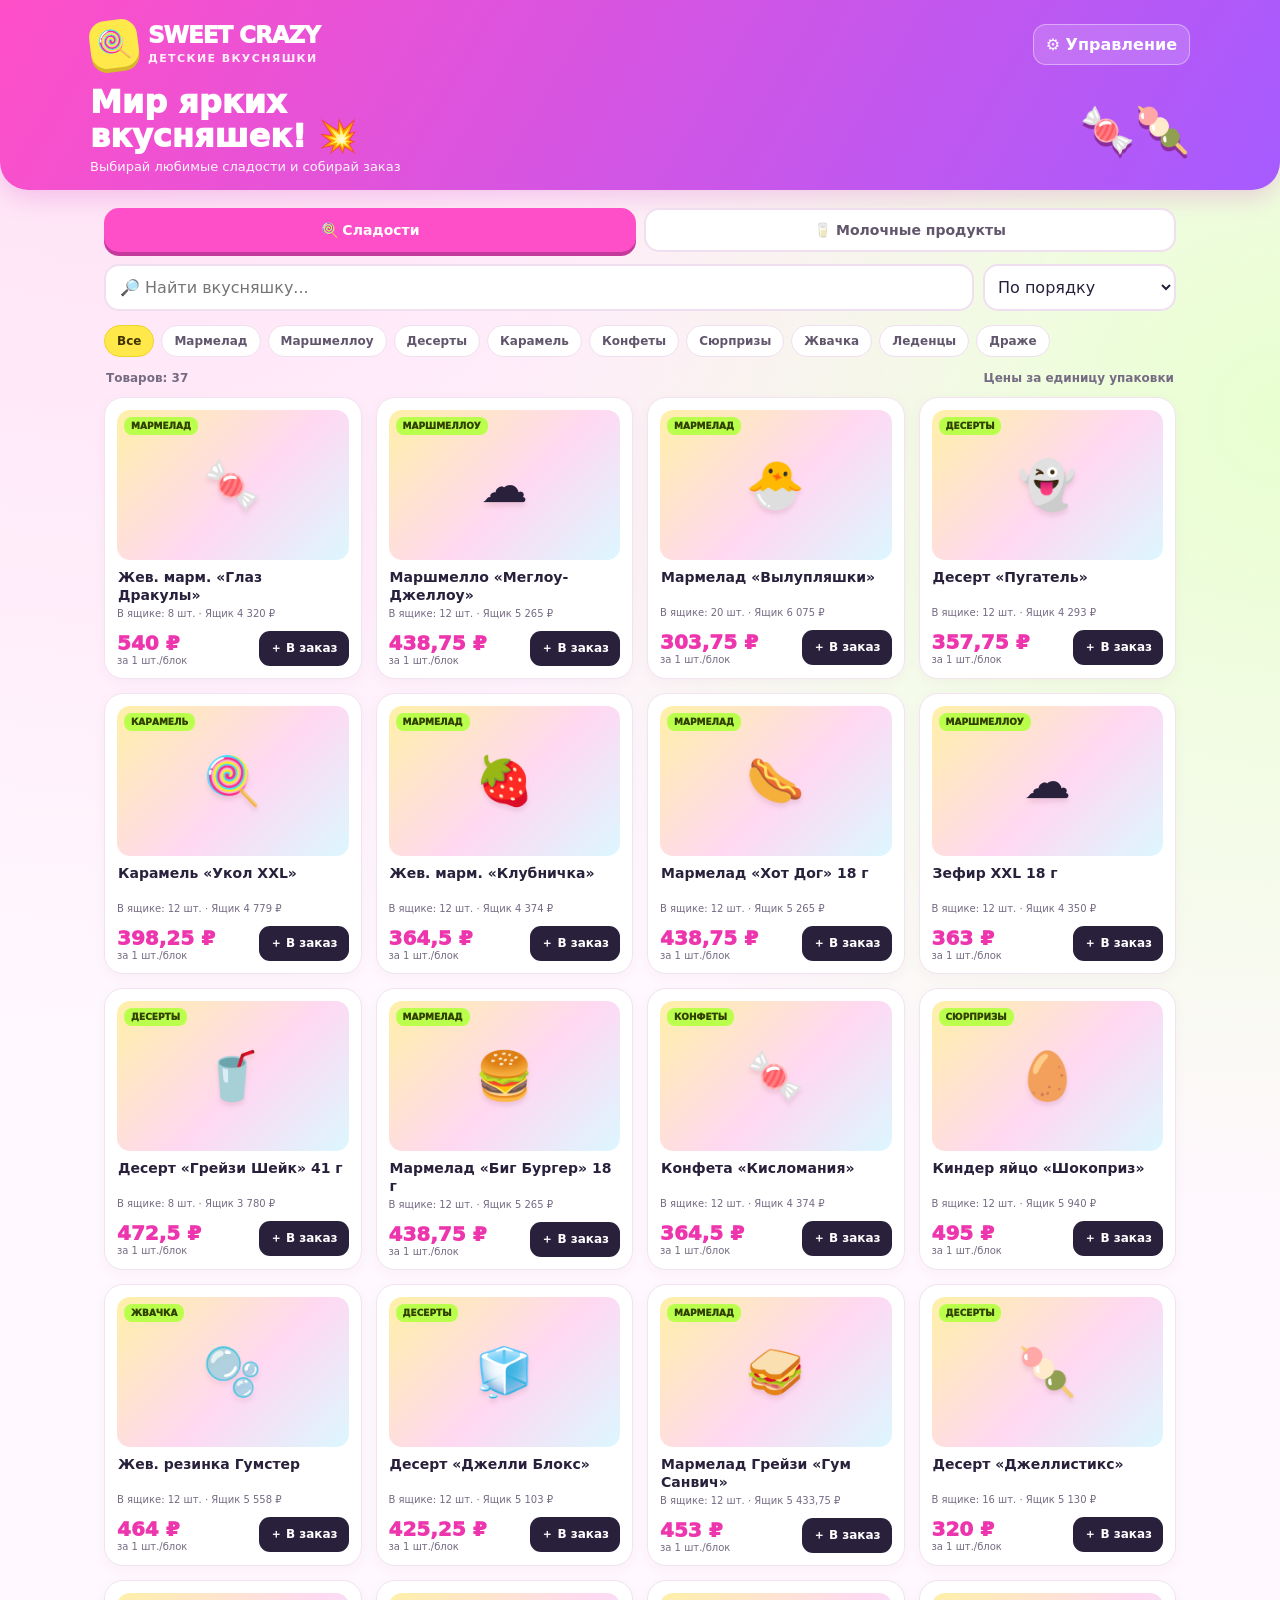
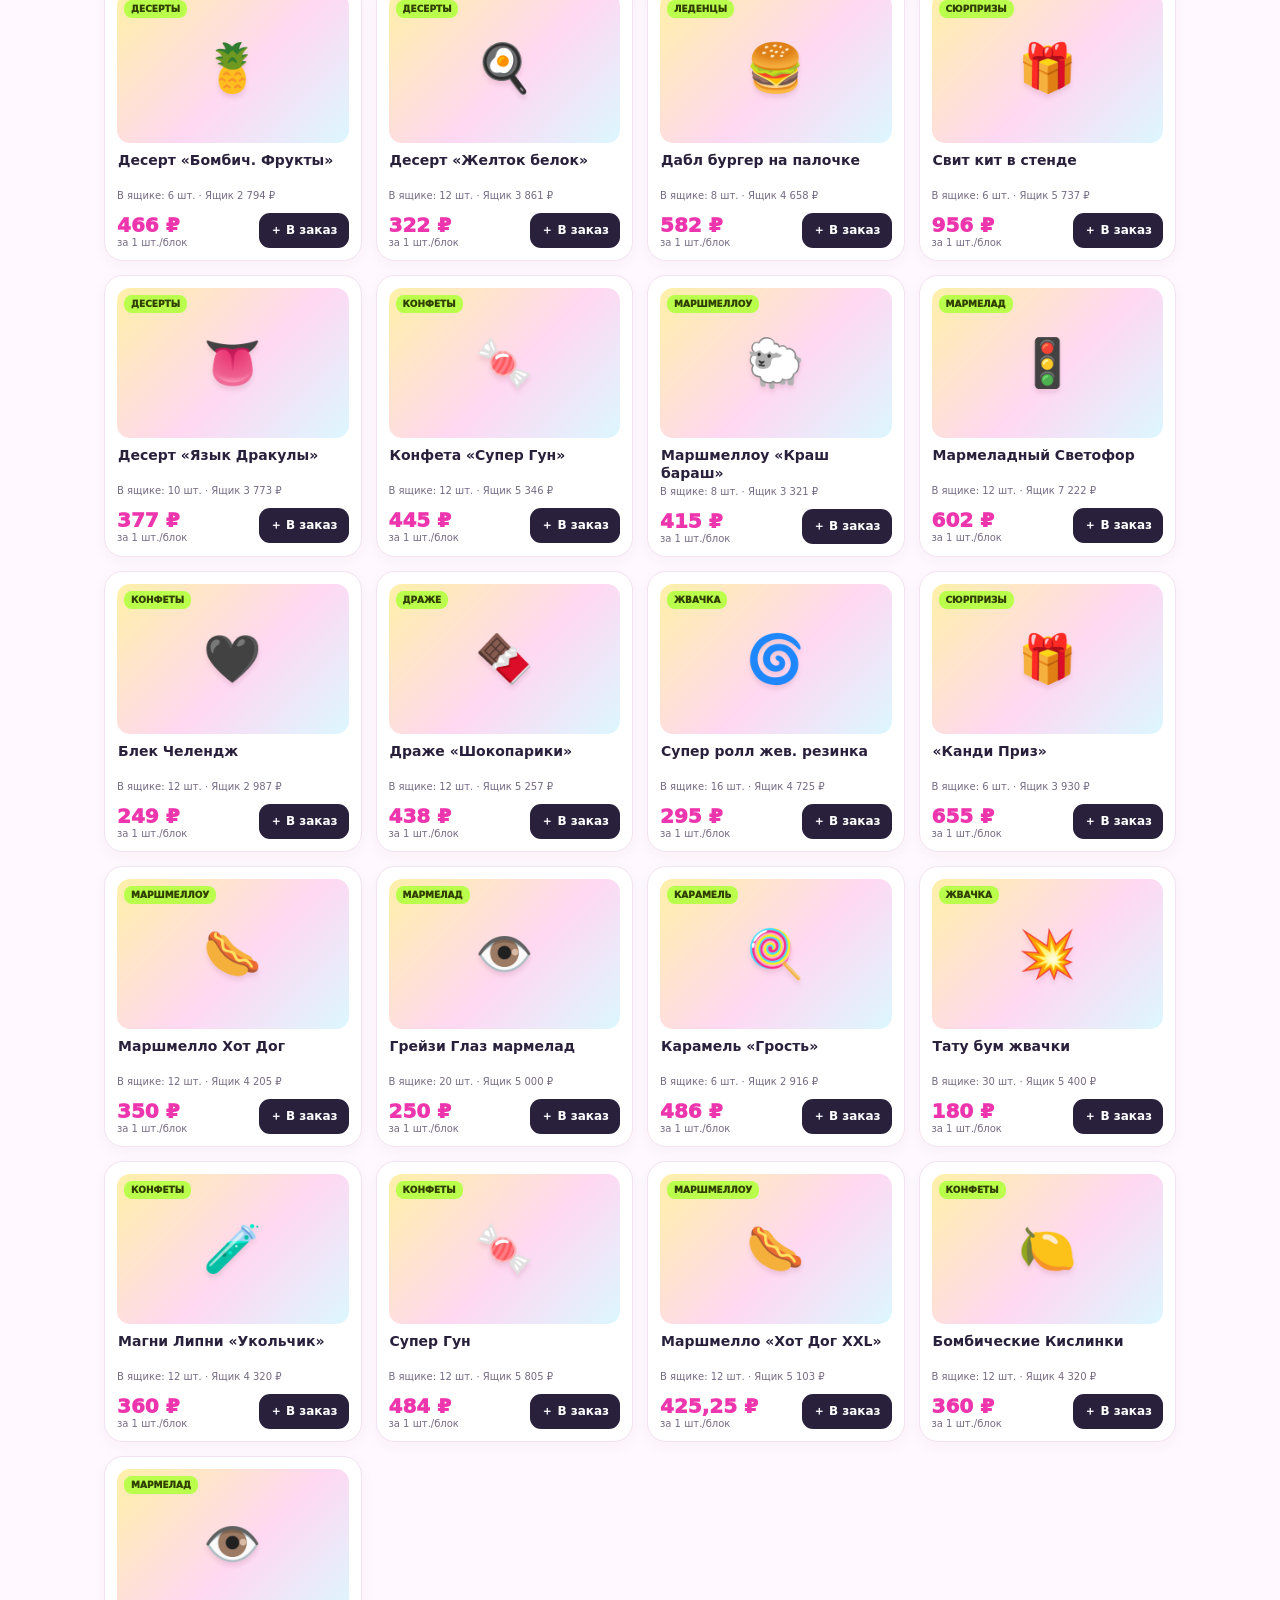
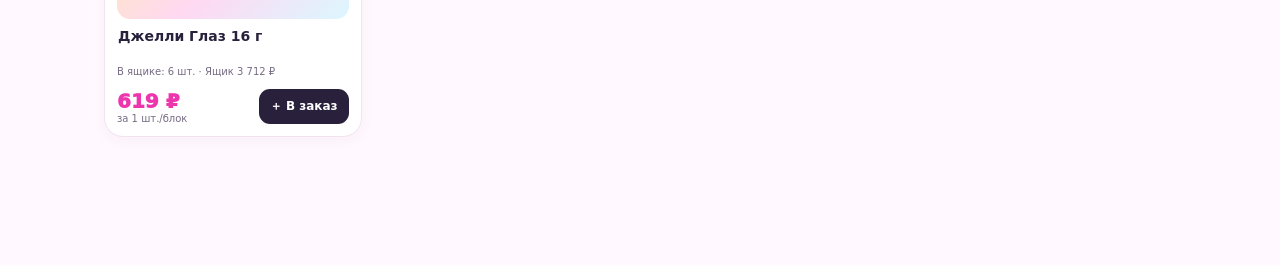
<file: index.html>
<!DOCTYPE html>
<html lang="ru">
<head>
<meta charset="UTF-8">
<meta name="viewport" content="width=device-width, initial-scale=1, maximum-scale=1, user-scalable=no">
<meta name="theme-color" content="#ff4fc8">
<meta name="description" content="Каталог сладостей и молочных продуктов Sweet Crazy. Собирайте заказы и редактируйте каталог прямо на сайте.">
<title>Sweet Crazy — каталог сладостей</title>
<link rel="stylesheet" href="styles.css">

</head>
<body>
<header>
 <div class="top">
  <div class="brand"><div class="logo">🍭</div><div><h1>SWEET CRAZY</h1><small>ДЕТСКИЕ ВКУСНЯШКИ</small></div></div>
  <div class="header-actions"><button class="header-btn" onclick="openAdmin()">⚙️ Управление</button></div>
 </div>
 <div class="hero"><div><h2>Мир ярких<br>вкусняшек! 💥</h2><p>Выбирай любимые сладости и собирай заказ</p></div><div class="hero-sticker">🍬🍡</div></div>
</header>
<main>
 <div class="tabs"><button class="tab active" data-sec="sweets" onclick="setSection('sweets')">🍭 Сладости</button><button class="tab" data-sec="dairy" onclick="setSection('dairy')">🥛 Молочные продукты</button></div>
 <button class="add-section hidden" id="addDairyBtn" onclick="editProduct(null,'dairy')">＋ Добавить молочный продукт</button>
 <div class="admin-bar hidden" id="adminBar"><span>✏️ Режим редактирования</span><span style="display:flex;gap:6px"><button onclick="editProduct(null,section)">＋ Товар</button><button onclick="openAdmin()">⚙️</button><button onclick="toggleAdmin()">Готово</button></span></div>
 <div class="toolbar"><input id="search" class="search" placeholder="🔎 Найти вкусняшку..." oninput="render()"><select id="sort" class="filter" onchange="render()"><option value="default">По порядку</option><option value="asc">Сначала дешевле</option><option value="desc">Сначала дороже</option><option value="az">По названию</option></select></div>
 <div class="chips" id="chips"></div>
 <div class="summary"><span id="countLabel"></span><span>Цены за единицу упаковки</span></div>
 <div class="grid" id="products"></div>
</main>
<div class="bottom-cart" id="bottomCart" style="display:none"><div><small id="cartCount">0 позиций</small><strong id="cartSum">0 ₽</strong></div><button class="cart-open" onclick="openCart()">Корзина →</button></div>
<div class="overlay" id="overlay" onclick="if(event.target===this)closeSheet()"><section class="sheet" id="sheet"></section></div>
<script src="app.js" defer></script>
</body>
</html>
</file>
<file: styles.css>
:root{--pink:#ff4fc8;--yellow:#ffe84a;--lime:#b9ff4b;--purple:#8055ff;--ink:#29203c;--muted:#756b83;--paper:#fffaff;--line:#f0dff0}
*{box-sizing:border-box}body{margin:0;background:radial-gradient(circle at 8% 0%,#ffe0f5 0,transparent 28%),radial-gradient(circle at 100% 12%,#e8ffd0 0,transparent 24%),#fff8fe;color:var(--ink);font-family:system-ui,-apple-system,Segoe UI,Roboto,sans-serif}
button,input,select,textarea{font:inherit}button{cursor:pointer;border:0}
header{padding:20px 16px 16px;background:linear-gradient(120deg,#ff4fc8,#a65bff);color:white;border-radius:0 0 28px 28px;box-shadow:0 8px 24px #d65bc544}
.top{max-width:1100px;margin:auto;display:flex;align-items:center;justify-content:space-between;gap:12px}.brand{display:flex;align-items:center;gap:10px}.logo{width:48px;height:48px;border-radius:16px;background:var(--yellow);display:grid;place-items:center;font-size:28px;transform:rotate(-7deg);box-shadow:0 4px 0 #d7b82a}.brand h1{font-size:23px;line-height:1;margin:0;font-weight:1000;letter-spacing:-1px}.brand small{display:block;font-size:11px;opacity:.9;margin-top:5px;letter-spacing:1.4px;font-weight:800}.header-actions{display:flex;gap:8px}.header-btn{background:#ffffff27;color:white;border:1px solid #ffffff66;border-radius:13px;padding:10px 12px;font-weight:800}
.hero{max-width:1100px;margin:18px auto 0;display:flex;justify-content:space-between;align-items:center;gap:12px}.hero h2{font-size:clamp(21px,4vw,32px);line-height:1.05;margin:0 0 6px;font-weight:1000}.hero p{margin:0;font-size:13px;opacity:.94}.hero-sticker{font-size:44px;filter:drop-shadow(0 4px 0 #8c2d9d)}
main{max-width:1100px;margin:18px auto;padding:0 14px 110px}.toolbar{display:flex;gap:9px;margin-bottom:12px}.search{flex:1;min-width:0;background:white;border:2px solid var(--line);border-radius:15px;padding:12px 14px;outline:none}.search:focus{border-color:var(--pink)}.filter{max-width:45%;background:white;border:2px solid var(--line);border-radius:15px;padding:10px 9px;color:var(--ink)}
.chips{display:flex;gap:7px;overflow:auto;padding:2px 0 12px;scrollbar-width:none}.chip{white-space:nowrap;background:white;border:1px solid var(--line);padding:8px 12px;border-radius:99px;font-size:12px;font-weight:800;color:#62566d}.chip.active{background:var(--yellow);border-color:#eed52d;color:#403300}
.summary{display:flex;justify-content:space-between;align-items:center;margin:2px 2px 12px;color:var(--muted);font-size:12px;font-weight:700}.grid{display:grid;grid-template-columns:repeat(2,minmax(0,1fr));gap:11px}.card{position:relative;background:white;border:1px solid #f2e3f1;border-radius:19px;padding:10px;box-shadow:0 4px 14px #7b36700b;min-width:0}.photo{height:116px;border-radius:13px;background:linear-gradient(135deg,#fff0a8,#ffd8f2 55%,#dcf7ff);display:grid;place-items:center;overflow:hidden;position:relative}.photo img{width:100%;height:100%;object-fit:cover}.photo .emoji{font-size:47px;filter:drop-shadow(0 4px 2px #8b3d5a22)}.tag{position:absolute;left:7px;top:7px;background:var(--lime);color:#314000;border-radius:8px;padding:4px 7px;font-size:9px;font-weight:1000;text-transform:uppercase}.edit-mini{position:absolute;right:7px;top:7px;background:#ffffffdc;border-radius:9px;padding:6px;font-size:13px}
.card h3{font-size:13px;line-height:1.25;min-height:34px;margin:9px 1px 4px;font-weight:900}.meta{font-size:10px;color:var(--muted);min-height:15px}.price-row{display:flex;justify-content:space-between;align-items:end;margin-top:8px;gap:5px}.price{font-size:18px;font-weight:1000;color:#ed36ad;white-space:nowrap}.unit{font-size:10px;color:var(--muted)}.add{background:var(--ink);color:white;border-radius:11px;padding:9px 11px;font-weight:900;font-size:12px}.add:active,.primary:active{transform:scale(.97)}
.qty-control{display:flex;align-items:center;gap:8px;background:#f8eff8;border-radius:11px;padding:5px}.qty-control button{width:27px;height:27px;border-radius:8px;background:white;font-weight:1000;color:var(--ink)}.qty-control b{min-width:15px;text-align:center;font-size:13px}
.bottom-cart{position:fixed;z-index:5;bottom:12px;left:12px;right:12px;max-width:700px;margin:auto;background:var(--ink);color:white;border-radius:18px;padding:12px 15px;display:flex;align-items:center;justify-content:space-between;box-shadow:0 8px 28px #25143355}.bottom-cart small{display:block;color:#d8c9e2;font-size:10px}.bottom-cart strong{font-size:16px}.cart-open{background:var(--yellow);color:#392d00;border-radius:12px;padding:11px 15px;font-weight:1000}
.overlay{position:fixed;inset:0;background:#21132e77;z-index:10;display:none;align-items:flex-end;justify-content:center}.overlay.show{display:flex}.sheet{width:100%;max-width:700px;max-height:92vh;overflow:auto;background:#fffaff;border-radius:25px 25px 0 0;padding:18px 16px 30px;box-shadow:0 -10px 40px #24122b33}.sheet-head{display:flex;justify-content:space-between;align-items:center;margin-bottom:14px}.sheet h2{margin:0;font-size:21px}.close{background:#f3e6f3;border-radius:11px;width:36px;height:36px;font-size:20px}.cart-line{display:grid;grid-template-columns:1fr auto;gap:8px;padding:12px 0;border-bottom:1px solid var(--line)}.cart-line strong{font-size:13px}.cart-line small{display:block;color:var(--muted);font-size:11px;margin-top:3px}.line-right{text-align:right}.line-right b{display:block;color:#e938ad;font-size:14px}.cart-total{display:flex;justify-content:space-between;align-items:center;padding:16px 0;font-size:18px;font-weight:1000}.primary{width:100%;background:linear-gradient(100deg,var(--pink),#9c5cff);color:white;padding:14px;border-radius:14px;font-weight:1000;margin-top:8px}.secondary{width:100%;background:#f0e7f3;color:var(--ink);padding:12px;border-radius:13px;font-weight:800;margin-top:8px}.empty{text-align:center;padding:35px 12px;color:var(--muted)}.empty span{font-size:48px;display:block;margin-bottom:8px}
.modal-field{display:grid;gap:5px;margin:10px 0}.modal-field label{font-size:12px;font-weight:800;color:#5f536b}.modal-field input,.modal-field select{width:100%;padding:11px;border:1.5px solid var(--line);border-radius:11px;background:white;outline:none}.form-grid{display:grid;grid-template-columns:1fr 1fr;gap:8px}.photo-preview{width:100%;height:110px;object-fit:contain;background:#f8edf8;border-radius:12px;display:none}.admin-tools{display:grid;grid-template-columns:1fr 1fr;gap:8px;margin-bottom:14px}.tool-btn{padding:11px 8px;background:#f1e7f5;border-radius:12px;font-size:12px;font-weight:850;color:var(--ink)}.tool-btn.accent{background:var(--lime)}.hidden{display:none!important}
.tabs{display:flex;gap:8px;margin-bottom:12px}.tab{flex:1;background:white;border:2px solid var(--line);border-radius:15px;padding:12px 8px;font-weight:900;font-size:14px;color:#62566d}.tab.active{background:var(--pink);border-color:var(--pink);color:white;box-shadow:0 4px 0 #c43a9c}.tab[data-sec=dairy].active{background:#4aa8ff;border-color:#4aa8ff;box-shadow:0 4px 0 #2f7fcc}
.admin-bar{display:flex;align-items:center;justify-content:space-between;gap:8px;background:#fff3b0;border:1px solid #eed52d;border-radius:14px;padding:9px 12px;margin-bottom:12px;font-size:12px;font-weight:800;color:#403300}.admin-bar button{background:var(--ink);color:white;border-radius:10px;padding:8px 11px;font-weight:800;font-size:12px}
.add-section{width:100%;background:var(--lime);color:#314000;border-radius:15px;padding:13px;font-weight:1000;margin-bottom:12px}.note{font-size:11px;color:var(--muted);line-height:1.45;margin-top:10px}
@media(min-width:620px){.grid{grid-template-columns:repeat(3,minmax(0,1fr));gap:14px}.photo{height:150px}.card{padding:12px}.card h3{font-size:14px}.price{font-size:20px}}
@media(min-width:900px){.grid{grid-template-columns:repeat(4,minmax(0,1fr))}}
</file>
